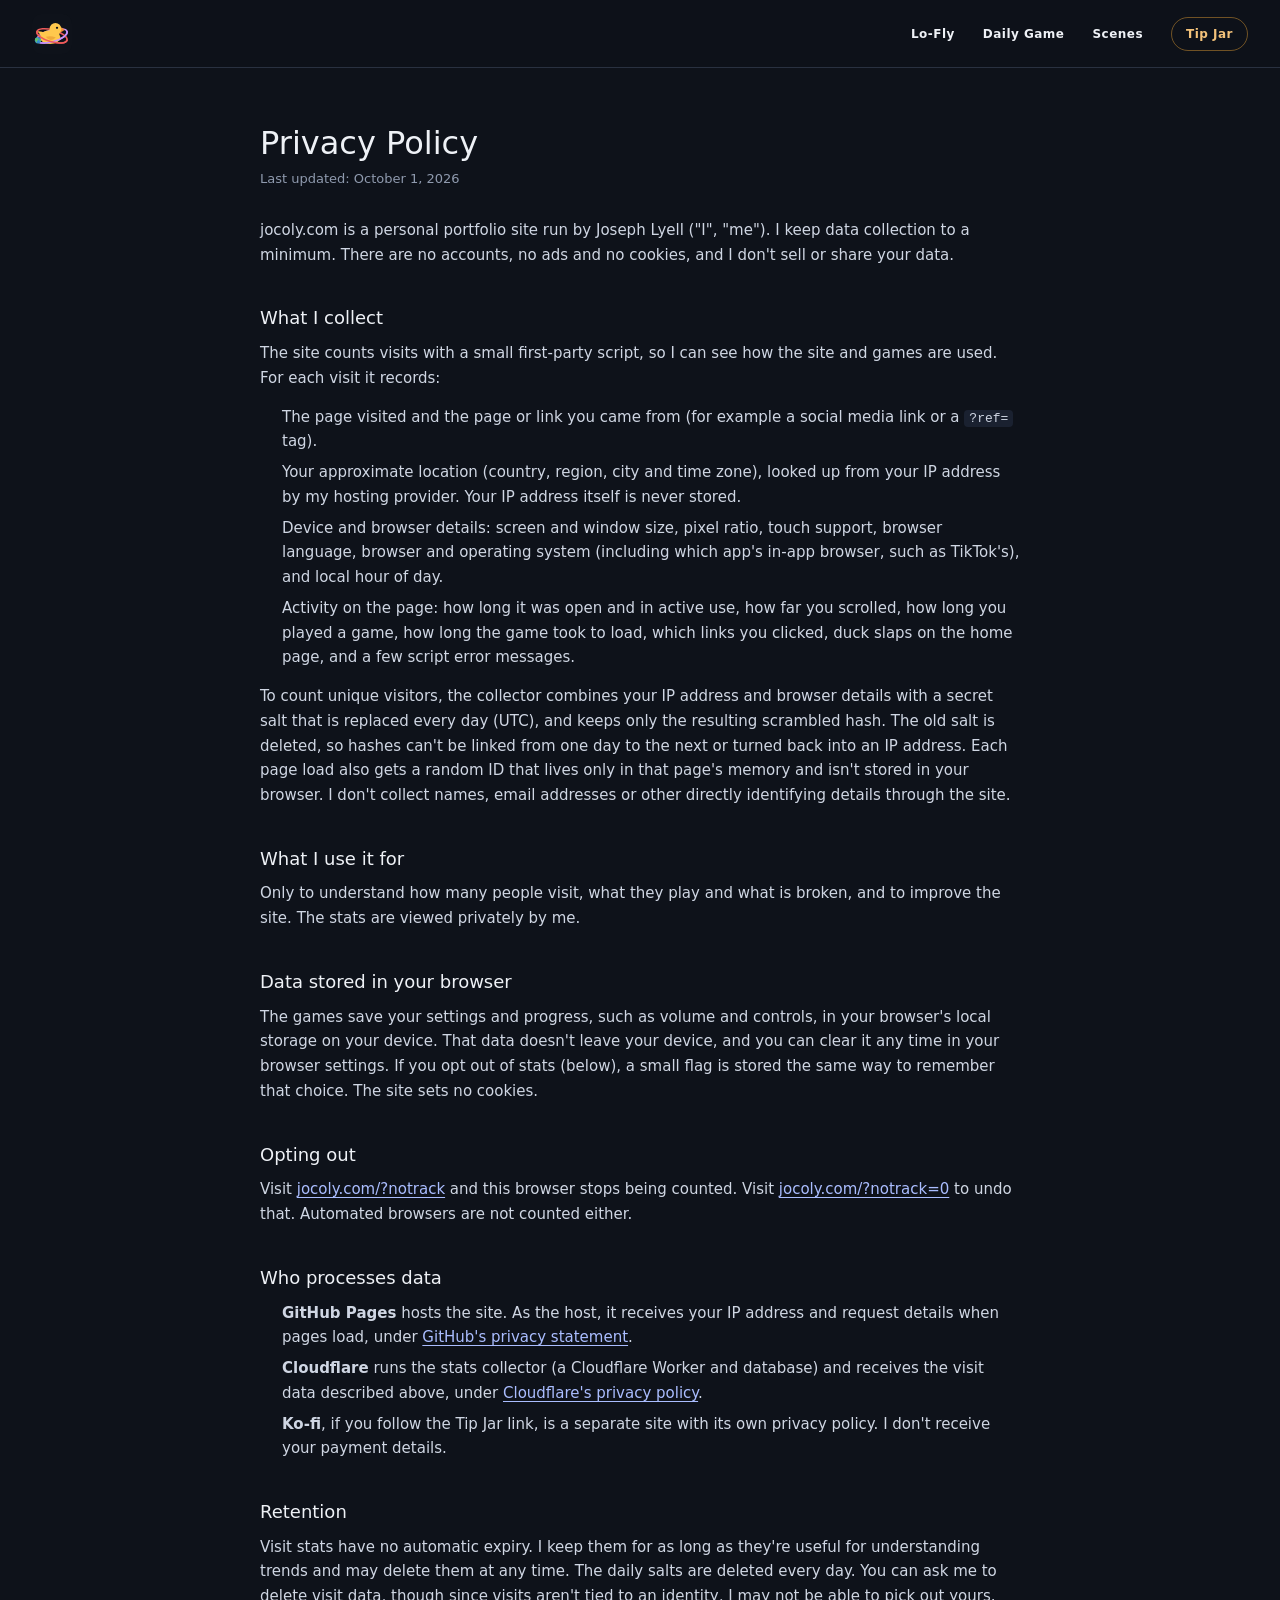
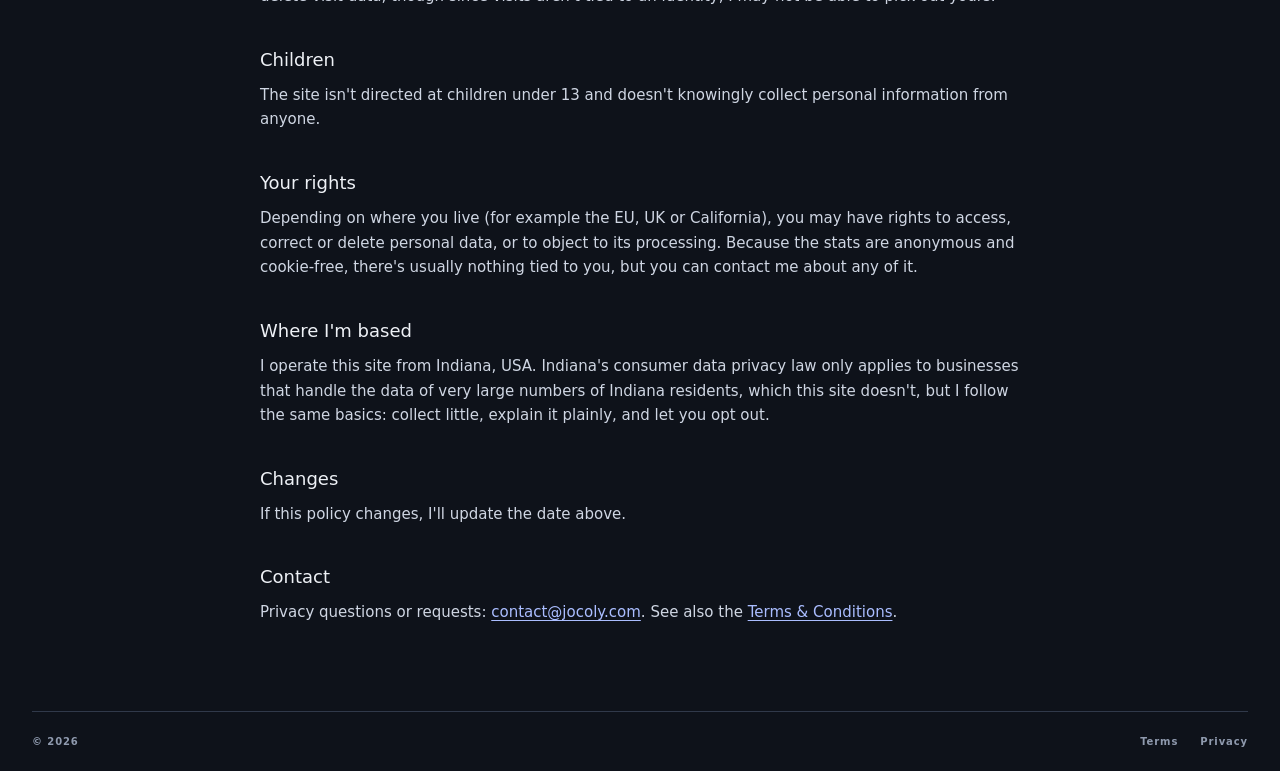
<file: privacy/index.html>
<!doctype html>
<html lang="en">
  <head>
    <meta charset="utf-8" />
    <meta name="viewport" content="width=device-width, initial-scale=1" />
    <meta name="theme-color" content="#0e121a" />
    <meta name="description" content="Privacy policy for jocoly.com." />
    <title>Privacy Policy — jocoly.com</title>
    <link rel="icon" href="/assets/favicon-DB8IwmVq.svg" type="image/svg+xml" />
    <script type="module" crossorigin src="/assets/site-DkAqR7CB.js"></script>
    <script type="module" crossorigin src="/assets/game-shell-BnqlPPsk.js"></script>
    <link rel="stylesheet" crossorigin href="/assets/site-BySpHu5W.css">
  </head>
  <body>
    <header class="site-header">
      <div class="header-inner">
        <a class="brand-mark" href="/" aria-label="Home"><img src="data:image/svg+xml,%3csvg%20xmlns='http://www.w3.org/2000/svg'%20viewBox='0%200%2064%2064'%3e%3ctitle%3eJocoly%20duck%20in%20orbit%3c/title%3e%3cdefs%3e%3cclipPath%20id='earth'%3e%3ccircle%20cx='9.5'%20cy='42'%20r='5'/%3e%3c/clipPath%3e%3c/defs%3e%3crect%20width='64'%20height='64'%20rx='15'%20fill='%230e121a'/%3e%3cg%20fill='none'%20stroke-width='2.6'%20stroke-linecap='round'%3e%3cg%20transform='translate(32%2035)%20rotate(-16)'%3e%3cellipse%20rx='25'%20ry='9.5'%20stroke='%23c792ff'/%3e%3c/g%3e%3cg%20transform='translate(32%2035)%20rotate(16)'%3e%3cellipse%20rx='25'%20ry='9.5'%20stroke='%23ee5a5a'/%3e%3c/g%3e%3c/g%3e%3cpath%20d='M42%2021Q48%2020.6%2052.5%2025Q48%2029.2%2042%2029Z'%20fill='%23f28a3b'/%3e%3cg%20fill='%23ffc84d'%3e%3ccircle%20cx='37.5'%20cy='24'%20r='9.5'/%3e%3cellipse%20cx='29'%20cy='37'%20rx='16.5'%20ry='11'/%3e%3cpath%20d='M14%2034%208.5%2027.5Q16%2027%2021%2031Z'/%3e%3c/g%3e%3cpath%20d='M22%2036.5Q29%2046%2038%2037.5Q30%2034%2022%2036.5Z'%20fill='%23f0a93a'/%3e%3ccircle%20cx='40'%20cy='22'%20r='1.8'%20fill='%230e121a'/%3e%3cg%20fill='none'%20stroke-width='2.6'%20stroke-linecap='round'%3e%3cpath%20transform='translate(32%2035)%20rotate(-16)'%20d='M-25%200A25%209.5%200%200%200%2025%200'%20stroke='%23c792ff'/%3e%3cpath%20transform='translate(32%2035)%20rotate(16)'%20d='M-25%200A25%209.5%200%200%200%2025%200'%20stroke='%23ee5a5a'/%3e%3c/g%3e%3ccircle%20cx='9.5'%20cy='42'%20r='5'%20fill='%232f86d9'/%3e%3cg%20clip-path='url(%23earth)'%20fill='%235fbf6e'%3e%3cpath%20d='M4.5%2038.6Q7.5%2036.6%2010.2%2038.2Q9.6%2040%2011.2%2041.2Q10%2042.6%208.6%2042.2Q7.8%2044.2%208.4%2046.2L6.6%2045Q5.6%2042.4%204%2041.4Z'/%3e%3cpath%20d='M12%2039.6Q14.6%2040%2015.2%2042.2Q14.2%2044.4%2012.6%2045Q11.8%2042.6%2012%2039.6Z'/%3e%3cpath%20d='M9.4%2046.4Q11.2%2045.6%2012.4%2046.8L10.2%2048Z'/%3e%3c/g%3e%3c/svg%3e" alt="" /></a>
        <div class="header-actions">
          <nav class="site-nav" aria-label="Main navigation"><a href="/lo-fly/">Lo-Fly</a><a href="/daily-game/">Daily Game</a><a href="/scenes/">Scenes</a></nav>
          <a class="tip-jar" href="https://ko-fi.com/jocoly" target="_blank" rel="noopener" aria-label="Tip Jar on Ko-fi (opens in a new tab)">Tip Jar</a>
        </div>
      </div>
    </header>

    <main class="legal">
      <h1>Privacy Policy</h1>
      <p class="updated">Last updated: October 1, 2026</p>

      <p>jocoly.com is a personal portfolio site run by Joseph Lyell ("I", "me"). I keep data collection to a minimum. There are no accounts, no ads and no cookies, and I don't sell or share your data.</p>

      <h2>What I collect</h2>
      <p>The site counts visits with a small first-party script, so I can see how the site and games are used. For each visit it records:</p>
      <ul>
        <li>The page visited and the page or link you came from (for example a social media link or a <code>?ref=</code> tag).</li>
        <li>Your approximate location (country, region, city and time zone), looked up from your IP address by my hosting provider. Your IP address itself is never stored.</li>
        <li>Device and browser details: screen and window size, pixel ratio, touch support, browser language, browser and operating system (including which app's in-app browser, such as TikTok's), and local hour of day.</li>
        <li>Activity on the page: how long it was open and in active use, how far you scrolled, how long you played a game, how long the game took to load, which links you clicked, duck slaps on the home page, and a few script error messages.</li>
      </ul>
      <p>To count unique visitors, the collector combines your IP address and browser details with a secret salt that is replaced every day (UTC), and keeps only the resulting scrambled hash. The old salt is deleted, so hashes can't be linked from one day to the next or turned back into an IP address. Each page load also gets a random ID that lives only in that page's memory and isn't stored in your browser. I don't collect names, email addresses or other directly identifying details through the site.</p>

      <h2>What I use it for</h2>
      <p>Only to understand how many people visit, what they play and what is broken, and to improve the site. The stats are viewed privately by me.</p>

      <h2>Data stored in your browser</h2>
      <p>The games save your settings and progress, such as volume and controls, in your browser's local storage on your device. That data doesn't leave your device, and you can clear it any time in your browser settings. If you opt out of stats (below), a small flag is stored the same way to remember that choice. The site sets no cookies.</p>

      <h2>Opting out</h2>
      <p>Visit <a href="/?notrack">jocoly.com/?notrack</a> and this browser stops being counted. Visit <a href="/?notrack=0">jocoly.com/?notrack=0</a> to undo that. Automated browsers are not counted either.</p>

      <h2>Who processes data</h2>
      <ul>
        <li><strong>GitHub Pages</strong> hosts the site. As the host, it receives your IP address and request details when pages load, under <a href="https://docs.github.com/site-policy/privacy-policies/github-general-privacy-statement" target="_blank" rel="noopener">GitHub's privacy statement</a>.</li>
        <li><strong>Cloudflare</strong> runs the stats collector (a Cloudflare Worker and database) and receives the visit data described above, under <a href="https://www.cloudflare.com/privacypolicy/" target="_blank" rel="noopener">Cloudflare's privacy policy</a>.</li>
        <li><strong>Ko-fi</strong>, if you follow the Tip Jar link, is a separate site with its own privacy policy. I don't receive your payment details.</li>
      </ul>

      <h2>Retention</h2>
      <p>Visit stats have no automatic expiry. I keep them for as long as they're useful for understanding trends and may delete them at any time. The daily salts are deleted every day. You can ask me to delete visit data, though since visits aren't tied to an identity, I may not be able to pick out yours.</p>

      <h2>Children</h2>
      <p>The site isn't directed at children under 13 and doesn't knowingly collect personal information from anyone.</p>

      <h2>Your rights</h2>
      <p>Depending on where you live (for example the EU, UK or California), you may have rights to access, correct or delete personal data, or to object to its processing. Because the stats are anonymous and cookie-free, there's usually nothing tied to you, but you can contact me about any of it.</p>

      <h2>Where I'm based</h2>
      <p>I operate this site from Indiana, USA. Indiana's consumer data privacy law only applies to businesses that handle the data of very large numbers of Indiana residents, which this site doesn't, but I follow the same basics: collect little, explain it plainly, and let you opt out.</p>

      <h2>Changes</h2>
      <p>If this policy changes, I'll update the date above.</p>

      <h2>Contact</h2>
      <p>Privacy questions or requests: <a href="mailto:contact@jocoly.com">contact@jocoly.com</a>. See also the <a href="/terms/">Terms &amp; Conditions</a>.</p>
    </main>

    <footer class="site-footer"><span>© 2026</span><nav class="footer-links" aria-label="Legal"><a href="/terms/">Terms</a><a href="/privacy/">Privacy</a></nav></footer>
  </body>
</html>
</file>
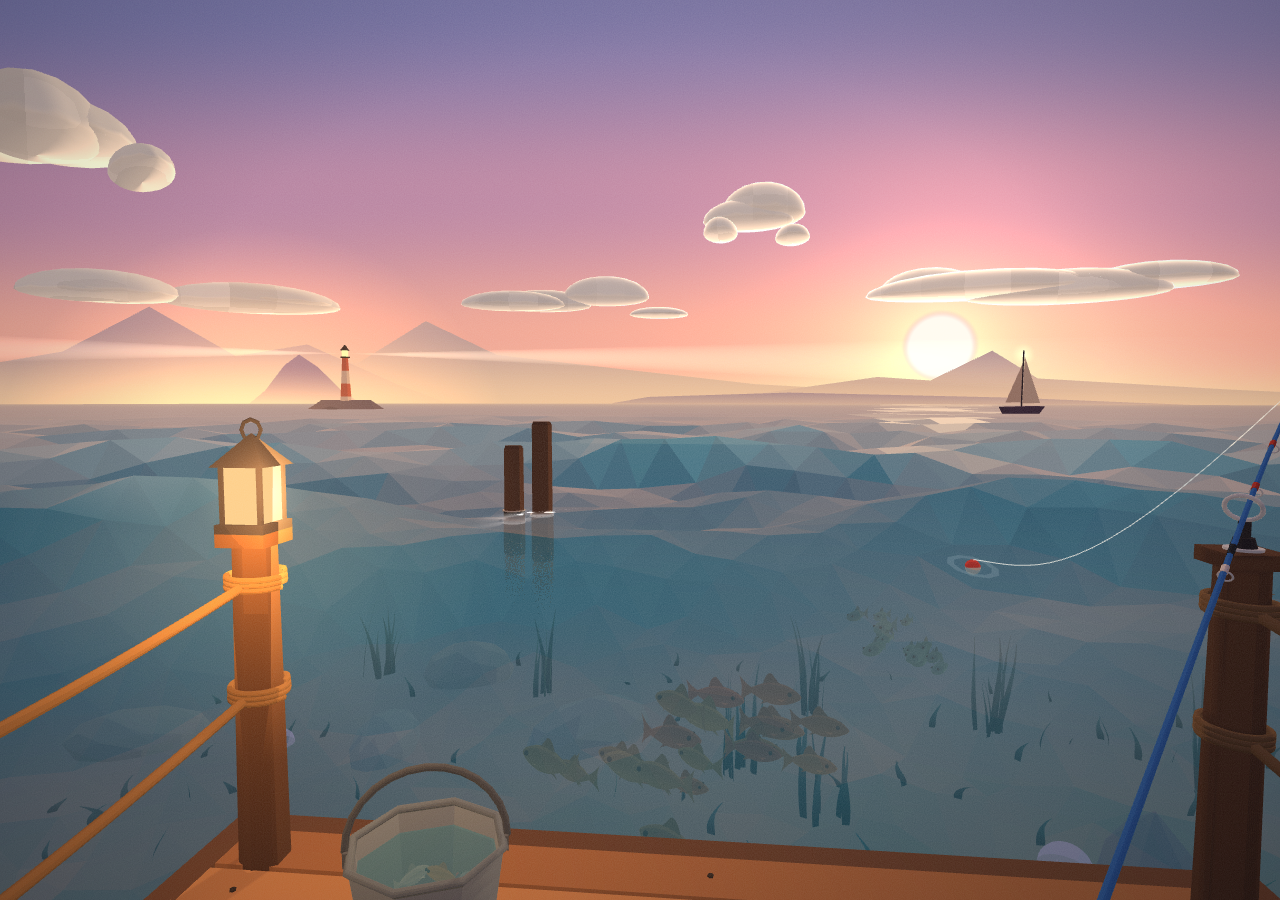
<file: scenes/index.html>
<!doctype html>
<html lang="en">
  <head>
    <meta charset="utf-8" />
    <meta name="viewport" content="width=device-width, initial-scale=1, viewport-fit=cover" />
    <meta name="theme-color" content="#0e121a" />
    <meta name="description" content="Quiet, animated first-person scenes. Stand on a pier and watch the waves." />
    <title>Scenes — jocoly.com</title>
    <link rel="icon" href="/assets/favicon-DB8IwmVq.svg" type="image/svg+xml" />
    <style>
      /* What shows before the page's own stylesheet and scripts are ready: the dark page, and a soft,
         blurred picture of the scene, which the live scene then fades in over. */
      html, body { margin: 0; background: #0b0f14; }
      .scenes-page { position: fixed; inset: 0; overflow: hidden; }
      .poster { position: absolute; inset: -6%; background: var(--poster, none) center / cover no-repeat; filter: blur(26px) saturate(1.12); }
      #stage { position: absolute; inset: 0; width: 100%; height: 100%; transition: opacity 1.4s ease; }
      #stage.booting { opacity: 0; }
      body:not(.ready) .chrome { opacity: 0; }
      .skip-link:not(:focus), .sr-only { position: absolute; width: 1px; height: 1px; overflow: hidden; clip: rect(0 0 0 0); white-space: nowrap; }
    </style>
    <script>
      // The first scene's blurred picture (whichever scene the link asks for), a kilobyte or so, for the moment before the real one is drawn.
      const posters = {
        pier: 'url([data-uri])',
        desert: 'url([data-uri])',
        space: 'url([data-uri])',
      }
      const first = location.hash.slice(1) || 'pier'
      if (posters[first]) document.documentElement.style.setProperty('--poster', posters[first])
    </script>
    <script type="module" crossorigin src="/assets/scenes-sAaqe1oE.js"></script>
    <link rel="modulepreload" crossorigin href="/assets/site-DkAqR7CB.js">
    <link rel="modulepreload" crossorigin href="/assets/three.module-B9PKC9r9.js">
    <link rel="stylesheet" crossorigin href="/assets/site-BySpHu5W.css">
    <link rel="stylesheet" crossorigin href="/assets/scenes-BRLmN2hr.css">
  </head>
  <body class="scenes-page">
    <div class="poster" aria-hidden="true"></div>
    <a class="skip-link" href="#scene-controls">Skip to scene controls</a>
    <canvas id="stage" class="booting" role="img" aria-label="An animated first-person scene"></canvas>
    <div class="grade" aria-hidden="true"></div>
    <div class="veil" aria-hidden="true"></div>
    <p class="sr-only" id="scene-status" aria-live="polite"></p>

    <header class="scenes-top chrome">
      <a class="brand-mark" href="/" aria-label="Home"><img src="data:image/svg+xml,%3csvg%20xmlns='http://www.w3.org/2000/svg'%20viewBox='0%200%2064%2064'%3e%3ctitle%3eJocoly%20duck%20in%20orbit%3c/title%3e%3cdefs%3e%3cclipPath%20id='earth'%3e%3ccircle%20cx='9.5'%20cy='42'%20r='5'/%3e%3c/clipPath%3e%3c/defs%3e%3crect%20width='64'%20height='64'%20rx='15'%20fill='%230e121a'/%3e%3cg%20fill='none'%20stroke-width='2.6'%20stroke-linecap='round'%3e%3cg%20transform='translate(32%2035)%20rotate(-16)'%3e%3cellipse%20rx='25'%20ry='9.5'%20stroke='%23c792ff'/%3e%3c/g%3e%3cg%20transform='translate(32%2035)%20rotate(16)'%3e%3cellipse%20rx='25'%20ry='9.5'%20stroke='%23ee5a5a'/%3e%3c/g%3e%3c/g%3e%3cpath%20d='M42%2021Q48%2020.6%2052.5%2025Q48%2029.2%2042%2029Z'%20fill='%23f28a3b'/%3e%3cg%20fill='%23ffc84d'%3e%3ccircle%20cx='37.5'%20cy='24'%20r='9.5'/%3e%3cellipse%20cx='29'%20cy='37'%20rx='16.5'%20ry='11'/%3e%3cpath%20d='M14%2034%208.5%2027.5Q16%2027%2021%2031Z'/%3e%3c/g%3e%3cpath%20d='M22%2036.5Q29%2046%2038%2037.5Q30%2034%2022%2036.5Z'%20fill='%23f0a93a'/%3e%3ccircle%20cx='40'%20cy='22'%20r='1.8'%20fill='%230e121a'/%3e%3cg%20fill='none'%20stroke-width='2.6'%20stroke-linecap='round'%3e%3cpath%20transform='translate(32%2035)%20rotate(-16)'%20d='M-25%200A25%209.5%200%200%200%2025%200'%20stroke='%23c792ff'/%3e%3cpath%20transform='translate(32%2035)%20rotate(16)'%20d='M-25%200A25%209.5%200%200%200%2025%200'%20stroke='%23ee5a5a'/%3e%3c/g%3e%3ccircle%20cx='9.5'%20cy='42'%20r='5'%20fill='%232f86d9'/%3e%3cg%20clip-path='url(%23earth)'%20fill='%235fbf6e'%3e%3cpath%20d='M4.5%2038.6Q7.5%2036.6%2010.2%2038.2Q9.6%2040%2011.2%2041.2Q10%2042.6%208.6%2042.2Q7.8%2044.2%208.4%2046.2L6.6%2045Q5.6%2042.4%204%2041.4Z'/%3e%3cpath%20d='M12%2039.6Q14.6%2040%2015.2%2042.2Q14.2%2044.4%2012.6%2045Q11.8%2042.6%2012%2039.6Z'/%3e%3cpath%20d='M9.4%2046.4Q11.2%2045.6%2012.4%2046.8L10.2%2048Z'/%3e%3c/g%3e%3c/svg%3e" alt="" /></a>
      <div class="header-actions">
        <nav class="site-nav" aria-label="Main navigation"><a href="/lo-fly/">Lo-Fly</a><a href="/daily-game/">Daily Game</a><span aria-current="page">Scenes</span></nav>
        <a class="tip-jar" href="https://ko-fi.com/jocoly" target="_blank" rel="noopener" aria-label="Tip Jar on Ko-fi (opens in a new tab)">Tip Jar</a>
      </div>
    </header>

    <button class="nav-btn prev chrome" type="button" aria-label="Previous scene">
      <svg viewBox="0 0 24 24" width="26" height="26" aria-hidden="true"><path d="M15 4 7 12l8 8" fill="none" stroke="currentColor" stroke-width="1.6" stroke-linecap="round" stroke-linejoin="round" /></svg>
    </button>
    <button class="nav-btn next chrome" type="button" aria-label="Next scene">
      <svg viewBox="0 0 24 24" width="26" height="26" aria-hidden="true"><path d="m9 4 8 8-8 8" fill="none" stroke="currentColor" stroke-width="1.6" stroke-linecap="round" stroke-linejoin="round" /></svg>
    </button>

    <div class="dock chrome">
    <button class="sound-btn" type="button" aria-pressed="false" aria-label="Sound">
      <svg viewBox="0 0 24 24" width="22" height="22" aria-hidden="true">
        <path d="M4 9.5h3.2L12 5.5v13l-4.8-4H4z" fill="currentColor" />
        <path class="on-only" d="M15.5 9a4.2 4.2 0 0 1 0 6M18 6.6a7.6 7.6 0 0 1 0 10.8" fill="none" stroke="currentColor" stroke-width="1.6" stroke-linecap="round" />
        <path class="off-only" d="m16 9.5 5 5m0-5-5 5" fill="none" stroke="currentColor" stroke-width="1.6" stroke-linecap="round" />
      </svg>
      <span class="sound-label">Sound off</span>
    </button>
    </div>

    <footer class="scenes-bottom chrome" id="scene-controls">
      <div class="scene-info">
        <p class="scene-count"></p>
        <h1 class="scene-title"></h1>
      </div>
      <nav class="carousel" aria-label="Scenes">
        <ul class="carousel-list"></ul>
      </nav>
    </footer>
  </body>
</html>
</file>
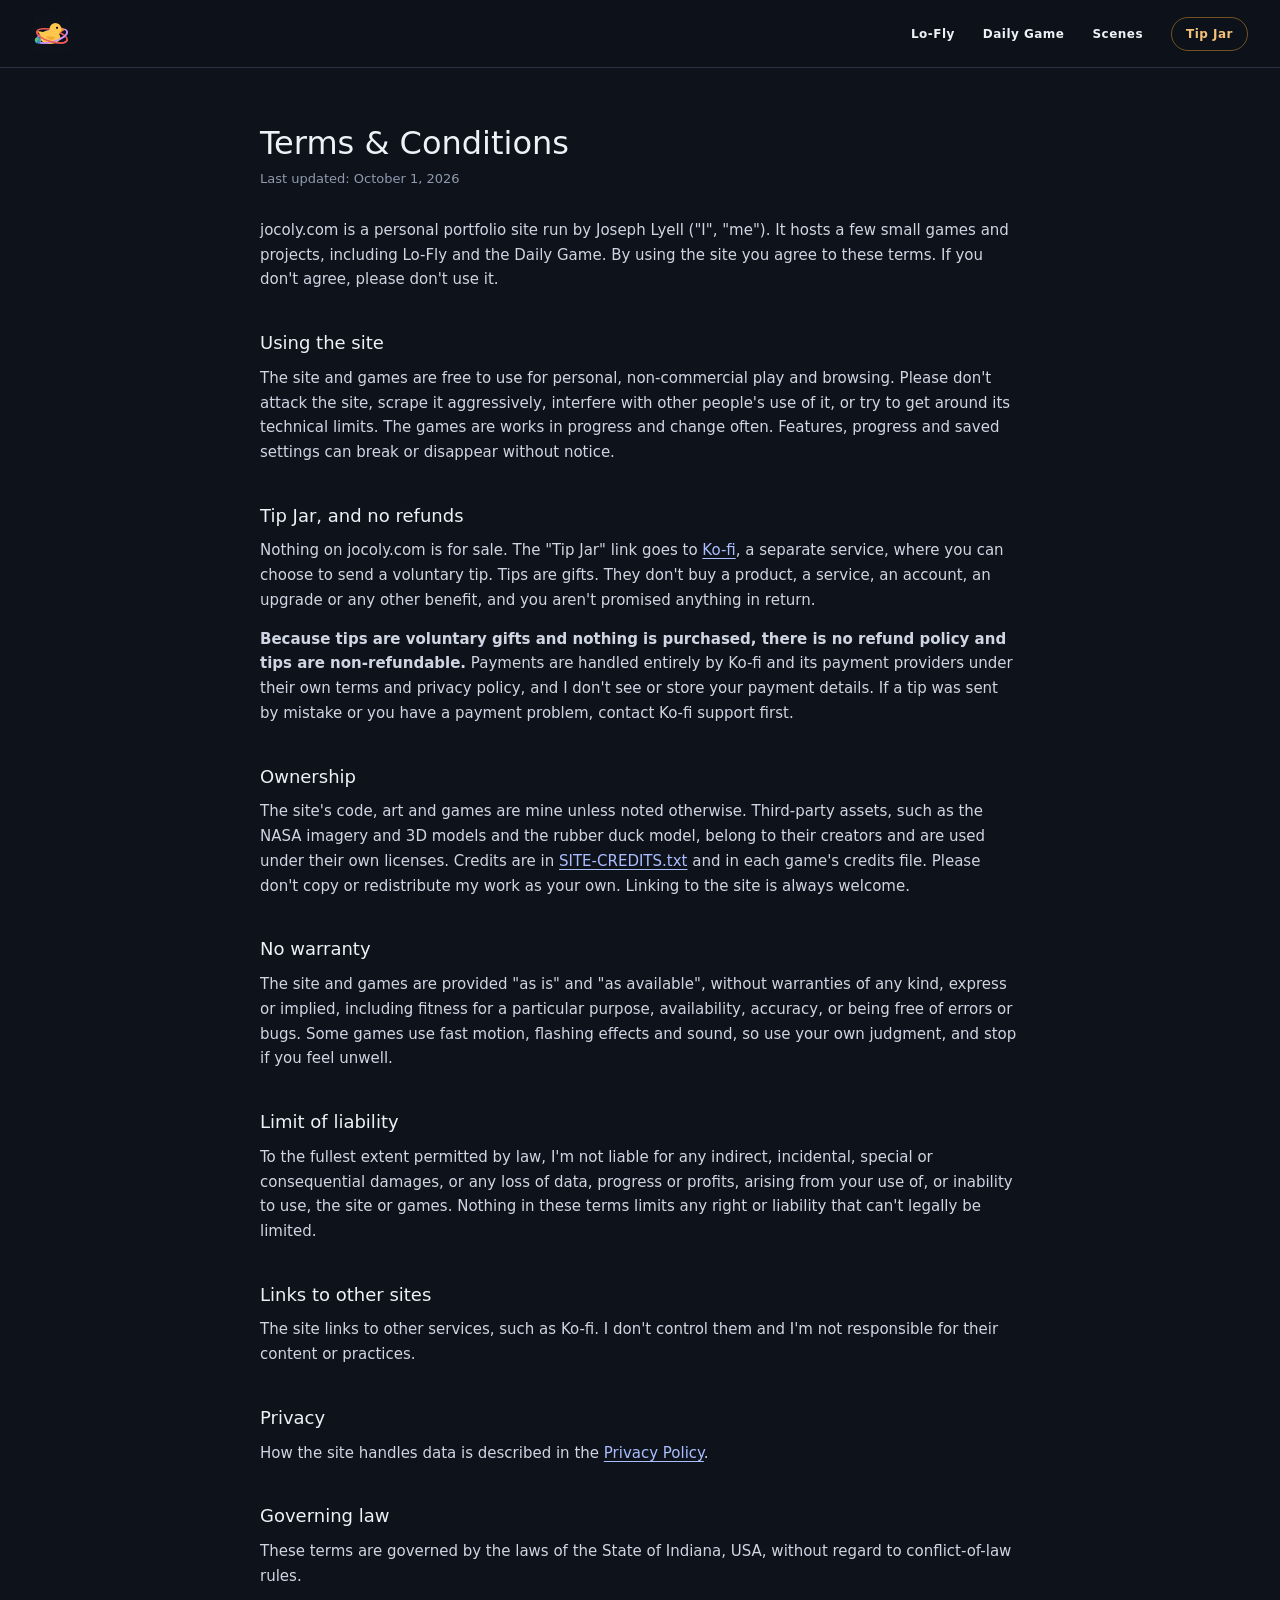
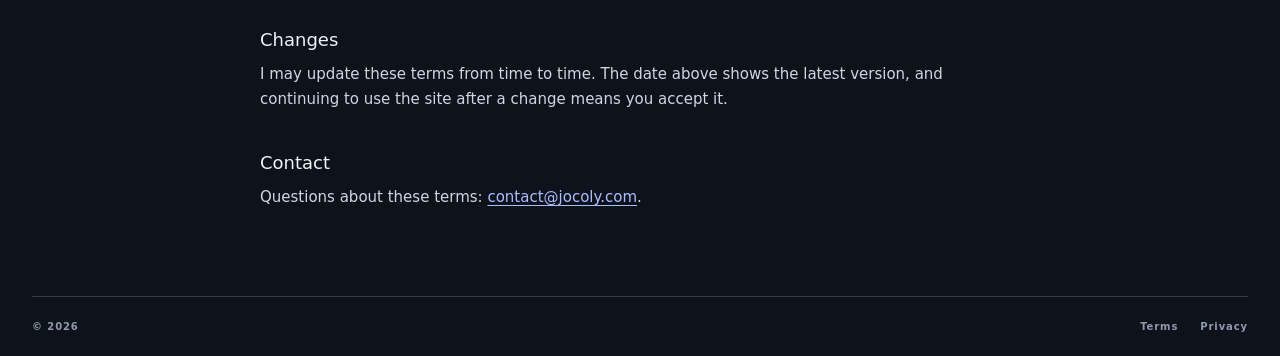
<file: terms/index.html>
<!doctype html>
<html lang="en">
  <head>
    <meta charset="utf-8" />
    <meta name="viewport" content="width=device-width, initial-scale=1" />
    <meta name="theme-color" content="#0e121a" />
    <meta name="description" content="Terms and conditions for jocoly.com." />
    <title>Terms &amp; Conditions — jocoly.com</title>
    <link rel="icon" href="/assets/favicon-DB8IwmVq.svg" type="image/svg+xml" />
    <script type="module" crossorigin src="/assets/site-DkAqR7CB.js"></script>
    <script type="module" crossorigin src="/assets/game-shell-BnqlPPsk.js"></script>
    <link rel="stylesheet" crossorigin href="/assets/site-BySpHu5W.css">
  </head>
  <body>
    <header class="site-header">
      <div class="header-inner">
        <a class="brand-mark" href="/" aria-label="Home"><img src="data:image/svg+xml,%3csvg%20xmlns='http://www.w3.org/2000/svg'%20viewBox='0%200%2064%2064'%3e%3ctitle%3eJocoly%20duck%20in%20orbit%3c/title%3e%3cdefs%3e%3cclipPath%20id='earth'%3e%3ccircle%20cx='9.5'%20cy='42'%20r='5'/%3e%3c/clipPath%3e%3c/defs%3e%3crect%20width='64'%20height='64'%20rx='15'%20fill='%230e121a'/%3e%3cg%20fill='none'%20stroke-width='2.6'%20stroke-linecap='round'%3e%3cg%20transform='translate(32%2035)%20rotate(-16)'%3e%3cellipse%20rx='25'%20ry='9.5'%20stroke='%23c792ff'/%3e%3c/g%3e%3cg%20transform='translate(32%2035)%20rotate(16)'%3e%3cellipse%20rx='25'%20ry='9.5'%20stroke='%23ee5a5a'/%3e%3c/g%3e%3c/g%3e%3cpath%20d='M42%2021Q48%2020.6%2052.5%2025Q48%2029.2%2042%2029Z'%20fill='%23f28a3b'/%3e%3cg%20fill='%23ffc84d'%3e%3ccircle%20cx='37.5'%20cy='24'%20r='9.5'/%3e%3cellipse%20cx='29'%20cy='37'%20rx='16.5'%20ry='11'/%3e%3cpath%20d='M14%2034%208.5%2027.5Q16%2027%2021%2031Z'/%3e%3c/g%3e%3cpath%20d='M22%2036.5Q29%2046%2038%2037.5Q30%2034%2022%2036.5Z'%20fill='%23f0a93a'/%3e%3ccircle%20cx='40'%20cy='22'%20r='1.8'%20fill='%230e121a'/%3e%3cg%20fill='none'%20stroke-width='2.6'%20stroke-linecap='round'%3e%3cpath%20transform='translate(32%2035)%20rotate(-16)'%20d='M-25%200A25%209.5%200%200%200%2025%200'%20stroke='%23c792ff'/%3e%3cpath%20transform='translate(32%2035)%20rotate(16)'%20d='M-25%200A25%209.5%200%200%200%2025%200'%20stroke='%23ee5a5a'/%3e%3c/g%3e%3ccircle%20cx='9.5'%20cy='42'%20r='5'%20fill='%232f86d9'/%3e%3cg%20clip-path='url(%23earth)'%20fill='%235fbf6e'%3e%3cpath%20d='M4.5%2038.6Q7.5%2036.6%2010.2%2038.2Q9.6%2040%2011.2%2041.2Q10%2042.6%208.6%2042.2Q7.8%2044.2%208.4%2046.2L6.6%2045Q5.6%2042.4%204%2041.4Z'/%3e%3cpath%20d='M12%2039.6Q14.6%2040%2015.2%2042.2Q14.2%2044.4%2012.6%2045Q11.8%2042.6%2012%2039.6Z'/%3e%3cpath%20d='M9.4%2046.4Q11.2%2045.6%2012.4%2046.8L10.2%2048Z'/%3e%3c/g%3e%3c/svg%3e" alt="" /></a>
        <div class="header-actions">
          <nav class="site-nav" aria-label="Main navigation"><a href="/lo-fly/">Lo-Fly</a><a href="/daily-game/">Daily Game</a><a href="/scenes/">Scenes</a></nav>
          <a class="tip-jar" href="https://ko-fi.com/jocoly" target="_blank" rel="noopener" aria-label="Tip Jar on Ko-fi (opens in a new tab)">Tip Jar</a>
        </div>
      </div>
    </header>

    <main class="legal">
      <h1>Terms &amp; Conditions</h1>
      <p class="updated">Last updated: October 1, 2026</p>

      <p>jocoly.com is a personal portfolio site run by Joseph Lyell ("I", "me"). It hosts a few small games and projects, including Lo-Fly and the Daily Game. By using the site you agree to these terms. If you don't agree, please don't use it.</p>

      <h2>Using the site</h2>
      <p>The site and games are free to use for personal, non-commercial play and browsing. Please don't attack the site, scrape it aggressively, interfere with other people's use of it, or try to get around its technical limits. The games are works in progress and change often. Features, progress and saved settings can break or disappear without notice.</p>

      <h2>Tip Jar, and no refunds</h2>
      <p>Nothing on jocoly.com is for sale. The "Tip Jar" link goes to <a href="https://ko-fi.com/jocoly" target="_blank" rel="noopener">Ko-fi</a>, a separate service, where you can choose to send a voluntary tip. Tips are gifts. They don't buy a product, a service, an account, an upgrade or any other benefit, and you aren't promised anything in return.</p>
      <p><strong>Because tips are voluntary gifts and nothing is purchased, there is no refund policy and tips are non-refundable.</strong> Payments are handled entirely by Ko-fi and its payment providers under their own terms and privacy policy, and I don't see or store your payment details. If a tip was sent by mistake or you have a payment problem, contact Ko-fi support first.</p>

      <h2>Ownership</h2>
      <p>The site's code, art and games are mine unless noted otherwise. Third-party assets, such as the NASA imagery and 3D models and the rubber duck model, belong to their creators and are used under their own licenses. Credits are in <a href="/SITE-CREDITS.txt">SITE-CREDITS.txt</a> and in each game's credits file. Please don't copy or redistribute my work as your own. Linking to the site is always welcome.</p>

      <h2>No warranty</h2>
      <p>The site and games are provided "as is" and "as available", without warranties of any kind, express or implied, including fitness for a particular purpose, availability, accuracy, or being free of errors or bugs. Some games use fast motion, flashing effects and sound, so use your own judgment, and stop if you feel unwell.</p>

      <h2>Limit of liability</h2>
      <p>To the fullest extent permitted by law, I'm not liable for any indirect, incidental, special or consequential damages, or any loss of data, progress or profits, arising from your use of, or inability to use, the site or games. Nothing in these terms limits any right or liability that can't legally be limited.</p>

      <h2>Links to other sites</h2>
      <p>The site links to other services, such as Ko-fi. I don't control them and I'm not responsible for their content or practices.</p>

      <h2>Privacy</h2>
      <p>How the site handles data is described in the <a href="/privacy/">Privacy Policy</a>.</p>

      <h2>Governing law</h2>
      <p>These terms are governed by the laws of the State of Indiana, USA, without regard to conflict-of-law rules.</p>

      <h2>Changes</h2>
      <p>I may update these terms from time to time. The date above shows the latest version, and continuing to use the site after a change means you accept it.</p>

      <h2>Contact</h2>
      <p>Questions about these terms: <a href="mailto:contact@jocoly.com">contact@jocoly.com</a>.</p>
    </main>

    <footer class="site-footer"><span>© 2026</span><nav class="footer-links" aria-label="Legal"><a href="/terms/">Terms</a><a href="/privacy/">Privacy</a></nav></footer>
  </body>
</html>
</file>
<file: assets/site-BySpHu5W.css>
@layer properties{@supports (((-webkit-hyphens:none)) and (not (margin-trim:inline))) or ((-moz-orient:inline) and (not (color:rgb(from red r g b)))){*,:before,:after,::backdrop{--tw-rotate-x:initial;--tw-rotate-y:initial;--tw-rotate-z:initial;--tw-skew-x:initial;--tw-skew-y:initial;--tw-border-style:solid;--tw-shadow:0 0 #0000;--tw-shadow-color:initial;--tw-shadow-alpha:100%;--tw-inset-shadow:0 0 #0000;--tw-inset-shadow-color:initial;--tw-inset-shadow-alpha:100%;--tw-ring-color:initial;--tw-ring-shadow:0 0 #0000;--tw-inset-ring-color:initial;--tw-inset-ring-shadow:0 0 #0000;--tw-ring-inset:initial;--tw-ring-offset-width:0px;--tw-ring-offset-color:#fff;--tw-ring-offset-shadow:0 0 #0000;--tw-outline-style:solid;--tw-blur:initial;--tw-brightness:initial;--tw-contrast:initial;--tw-grayscale:initial;--tw-hue-rotate:initial;--tw-invert:initial;--tw-opacity:initial;--tw-saturate:initial;--tw-sepia:initial;--tw-drop-shadow:initial;--tw-drop-shadow-color:initial;--tw-drop-shadow-alpha:100%;--tw-drop-shadow-size:initial}}}@layer theme{:root,:host{--font-sans:-apple-system, BlinkMacSystemFont, "Segoe UI", Roboto, "Helvetica Neue", "Noto Sans", Arial, sans-serif, "Apple Color Emoji", "Segoe UI Emoji", "Segoe UI Symbol", "Noto Color Emoji";--font-mono:ui-monospace, SFMono-Regular, Menlo, Monaco, Consolas, "Liberation Mono", "Courier New", monospace;--spacing:.25rem;--default-transition-duration:.15s;--default-transition-timing-function:cubic-bezier(.4, 0, .2, 1);--default-font-family:var(--font-sans);--default-mono-font-family:var(--font-mono)}}@layer base{*,:after,:before,::backdrop{box-sizing:border-box;border:0 solid;margin:0;padding:0}::file-selector-button{box-sizing:border-box;border:0 solid;margin:0;padding:0}html,:host{-webkit-text-size-adjust:100%;tab-size:4;line-height:1.5;font-family:var(--default-font-family,-apple-system, BlinkMacSystemFont, "Segoe UI", Roboto, "Helvetica Neue", "Noto Sans", Arial, sans-serif, "Apple Color Emoji", "Segoe UI Emoji", "Segoe UI Symbol", "Noto Color Emoji");font-feature-settings:var(--default-font-feature-settings,normal);font-variation-settings:var(--default-font-variation-settings,normal);-webkit-tap-highlight-color:transparent}hr{height:0;color:inherit;border-top-width:1px}abbr:where([title]){-webkit-text-decoration:underline dotted;text-decoration:underline dotted}h1,h2,h3,h4,h5,h6{font-size:inherit;font-weight:inherit}a{color:inherit;-webkit-text-decoration:inherit;text-decoration:inherit}b,strong{font-weight:bolder}code,kbd,samp,pre{font-family:var(--default-mono-font-family,ui-monospace, SFMono-Regular, Menlo, Monaco, Consolas, "Liberation Mono", "Courier New", monospace);font-feature-settings:var(--default-mono-font-feature-settings,normal);font-variation-settings:var(--default-mono-font-variation-settings,normal);font-size:1em}small{font-size:80%}sub,sup{vertical-align:baseline;font-size:75%;line-height:0;position:relative}sub{bottom:-.25em}sup{top:-.5em}table{text-indent:0;border-color:inherit;border-collapse:collapse}:-moz-focusring:where(:not(iframe)){outline:auto}progress{vertical-align:baseline}summary{display:list-item}ol,ul,menu{list-style:none}img,svg,video,canvas,audio,iframe,embed,object{vertical-align:middle;display:block}img,video{max-width:100%;height:auto}button,input,select,optgroup,textarea{font:inherit;font-feature-settings:inherit;font-variation-settings:inherit;letter-spacing:inherit;color:inherit;opacity:1;background-color:#0000;border-radius:0}::file-selector-button{font:inherit;font-feature-settings:inherit;font-variation-settings:inherit;letter-spacing:inherit;color:inherit;opacity:1;background-color:#0000;border-radius:0}:where(select:is([multiple],[size])) optgroup{font-weight:bolder}:where(select:is([multiple],[size])) optgroup option{padding-inline-start:20px}::file-selector-button{margin-inline-end:4px}::placeholder{opacity:1}@supports (not ((-webkit-appearance:-apple-pay-button))) or (contain-intrinsic-size:1px){::placeholder{color:currentColor}@supports (color:color-mix(in lab,red,red)){::placeholder{color:color-mix(in oklab,currentcolor 50%,transparent)}}}textarea{resize:vertical}::-webkit-search-decoration{-webkit-appearance:none}::-webkit-date-and-time-value{min-height:1lh;text-align:inherit}::-webkit-datetime-edit{display:inline-flex}::-webkit-datetime-edit-fields-wrapper{padding:0}::-webkit-datetime-edit{padding-block:0}::-webkit-datetime-edit-year-field{padding-block:0}::-webkit-datetime-edit-month-field{padding-block:0}::-webkit-datetime-edit-day-field{padding-block:0}::-webkit-datetime-edit-hour-field{padding-block:0}::-webkit-datetime-edit-minute-field{padding-block:0}::-webkit-datetime-edit-second-field{padding-block:0}::-webkit-datetime-edit-millisecond-field{padding-block:0}::-webkit-datetime-edit-meridiem-field{padding-block:0}::-webkit-calendar-picker-indicator{line-height:1}:-moz-ui-invalid{box-shadow:none}button,input:where([type=button],[type=reset],[type=submit]){appearance:button}::file-selector-button{appearance:button}::-webkit-inner-spin-button{height:auto}::-webkit-outer-spin-button{height:auto}[hidden]:where(:not([hidden=until-found])){display:none!important}}@layer components;@layer utilities{.invisible{visibility:hidden}.visible{visibility:visible}.sr-only{clip-path:inset(50%);white-space:nowrap;border-width:0;width:1px;height:1px;margin:-1px;padding:0;position:absolute;overflow:hidden}.absolute{position:absolute}.fixed{position:fixed}.relative{position:relative}.static{position:static}.top-6{top:calc(var(--spacing) * 6)}.container{width:100%}@media(min-width:40rem){.container{max-width:40rem}}@media(min-width:48rem){.container{max-width:48rem}}@media(min-width:64rem){.container{max-width:64rem}}@media(min-width:80rem){.container{max-width:80rem}}@media(min-width:96rem){.container{max-width:96rem}}.block{display:block}.grid{display:grid}.hidden{display:none}.table{display:table}.h-9{height:calc(var(--spacing) * 9)}.shrink{flex-shrink:1}.grow{flex-grow:1}.transform{transform:var(--tw-rotate-x,) var(--tw-rotate-y,) var(--tw-rotate-z,) var(--tw-skew-x,) var(--tw-skew-y,)}.resize{resize:both}.rounded{border-radius:.25rem}.border{border-style:var(--tw-border-style);border-width:1px}.italic{font-style:italic}.antialiased{-webkit-font-smoothing:antialiased;-moz-osx-font-smoothing:grayscale}.shadow{--tw-shadow:0 1px 3px 0 var(--tw-shadow-color,#0000001a), 0 1px 2px -1px var(--tw-shadow-color,#0000001a);box-shadow:var(--tw-inset-shadow),var(--tw-inset-ring-shadow),var(--tw-ring-offset-shadow),var(--tw-ring-shadow),var(--tw-shadow)}.ring{--tw-ring-shadow:var(--tw-ring-inset,) 0 0 0 calc(1px + var(--tw-ring-offset-width)) var(--tw-ring-color,currentcolor);box-shadow:var(--tw-inset-shadow),var(--tw-inset-ring-shadow),var(--tw-ring-offset-shadow),var(--tw-ring-shadow),var(--tw-shadow)}.outline{outline-style:var(--tw-outline-style);outline-width:1px}.blur{--tw-blur:blur(8px);filter:var(--tw-blur,) var(--tw-brightness,) var(--tw-contrast,) var(--tw-grayscale,) var(--tw-hue-rotate,) var(--tw-invert,) var(--tw-saturate,) var(--tw-sepia,) var(--tw-drop-shadow,)}.grayscale{--tw-grayscale:grayscale(100%);filter:var(--tw-blur,) var(--tw-brightness,) var(--tw-contrast,) var(--tw-grayscale,) var(--tw-hue-rotate,) var(--tw-invert,) var(--tw-saturate,) var(--tw-sepia,) var(--tw-drop-shadow,)}.invert{--tw-invert:invert(100%);filter:var(--tw-blur,) var(--tw-brightness,) var(--tw-contrast,) var(--tw-grayscale,) var(--tw-hue-rotate,) var(--tw-invert,) var(--tw-saturate,) var(--tw-sepia,) var(--tw-drop-shadow,)}.filter{filter:var(--tw-blur,) var(--tw-brightness,) var(--tw-contrast,) var(--tw-grayscale,) var(--tw-hue-rotate,) var(--tw-invert,) var(--tw-saturate,) var(--tw-sepia,) var(--tw-drop-shadow,)}.transition{transition-property:color,background-color,border-color,outline-color,text-decoration-color,fill,stroke,--tw-gradient-from,--tw-gradient-via,--tw-gradient-to,opacity,box-shadow,transform,translate,scale,rotate,filter,-webkit-backdrop-filter,backdrop-filter,display,content-visibility,overlay,pointer-events;transition-timing-function:var(--tw-ease,var(--default-transition-timing-function));transition-duration:var(--tw-duration,var(--default-transition-duration))}}:root{color-scheme:dark}html{scroll-behavior:smooth}body{color:#eef1f6;background:#0e121a;flex-direction:column;min-height:100svh;margin:0;font-family:Inter,ui-sans-serif,system-ui,sans-serif;display:flex}a{color:inherit;text-decoration:none}button{font:inherit}a:focus-visible,button:focus-visible{outline-offset:5px;outline:2px solid #aabdff}.sr-only{clip:rect(0,0,0,0);white-space:nowrap;border:0;width:1px;height:1px;margin:-1px;padding:0;position:absolute;overflow:hidden}.skip-link{z-index:100;color:#0e121a;background:#e8edff;padding:10px 14px;position:fixed;top:-70px;left:12px}.skip-link:focus{top:12px}.site-header{-webkit-backdrop-filter:blur(18px);backdrop-filter:blur(18px);z-index:5;background:#0e121aeb;border-bottom:1px solid #293140;flex:none;height:68px}.header-inner{justify-content:space-between;align-items:center;width:min(100% - 64px,1280px);height:100%;margin-inline:auto;display:flex}.brand-mark{place-items:center;width:40px;height:40px;display:grid}.brand-mark img{width:40px;height:40px;display:block}.site-nav{letter-spacing:.04em;gap:28px;font-size:12px;font-weight:650;display:flex}.site-nav a,.site-nav [aria-current=page]{align-items:center;padding:12px 0;display:inline-flex}.site-nav a:hover{color:#aabdff}.header-actions{align-items:center;gap:28px;display:flex}.tip-jar{color:#f3c27a;letter-spacing:.04em;white-space:nowrap;border:1px solid #d4933280;border-radius:999px;align-items:center;padding:7px 14px;font-size:12px;font-weight:650;transition:background-color .15s,border-color .15s;display:inline-flex}.tip-jar:hover{background:#d4933224;border-color:#d49332}main{flex:1;min-height:0;display:grid}.hero{cursor:grab;touch-action:none;isolation:isolate;place-items:center;min-height:calc(100svh - 130px);display:grid;position:relative;overflow:hidden}.space-field,.space-objects{pointer-events:none;width:100%;height:100%;display:block;position:absolute;inset:0}.space-field{z-index:0}.space-objects{z-index:1;opacity:.65}.hero-art{aspect-ratio:1;z-index:2;pointer-events:none;width:min(100vw - 32px,100svh - 142px,850px);position:relative}.art-halo{filter:blur(38px);background:radial-gradient(circle,#d4933222 4%,#4b68a31b 47%,#0000 76%);border-radius:50%;position:absolute;inset:11%}.scene-canvas{opacity:0;pointer-events:none;width:100%;height:100%;transition:opacity .4s;display:block;position:absolute;inset:0}.hero-art.scene-ready .scene-canvas{opacity:1}.duck-hit-target{z-index:1;pointer-events:auto;touch-action:none;background:0 0;border:0;width:56%;height:67%;padding:0;position:absolute;top:17%;left:22%}.duck-hit-target:disabled{pointer-events:none}.duck-hit-target:focus-visible{border-radius:50%;outline:2px solid #aabdff}.site-footer{color:#8f9aae;letter-spacing:.09em;border-top:1px solid #30394a;flex:none;justify-content:space-between;align-items:center;width:min(100% - 64px,1280px);min-height:60px;margin-inline:auto;font-size:10px;font-weight:650;display:flex}.game-page{height:100svh;overflow:hidden}.game-page main{flex:1;min-height:0;display:block}.game-frame{background:#101b22;border:0;width:100%;height:100%;display:block}@media(max-width:520px){.site-header{height:58px}.header-inner,.site-footer{width:calc(100% - 36px)}.header-actions,.site-nav{gap:18px}.tip-jar{padding:6px 11px}.hero{min-height:calc(100svh - 112px)}.hero-art{width:min(100vw - 4px,100svh - 126px)}.site-footer{min-height:54px}}@media(prefers-reduced-motion:reduce){html{scroll-behavior:auto}.scene-canvas{transition:none}}.footer-links{gap:22px;display:flex}.footer-links a:hover{color:#aabdff}.legal{color:#cfd6e3;width:min(100% - 64px,760px);margin-inline:auto;padding:56px 0 72px;line-height:1.65;display:block}.legal h1{color:#eef1f6;margin:0 0 6px;font-size:32px;line-height:1.2}.legal h2{color:#eef1f6;margin:36px 0 8px;font-size:18px}.legal p,.legal ul{margin:0 0 14px;font-size:15px}.legal ul{padding-left:22px}.legal li{margin-bottom:6px}.legal a{color:#aabdff;text-underline-offset:3px;text-decoration:underline}.legal code{background:#1a2130;border-radius:4px;padding:1px 5px;font-size:13px}.legal .updated{color:#8f9aae;margin-bottom:28px;font-size:13px}@media(max-width:520px){.legal{width:calc(100% - 36px);padding-top:36px}}.sound-toggle{z-index:3;color:#8f9aae;cursor:pointer;background:#0e121acc;border:1px solid #30394a;border-radius:999px;padding:7px 16px 8px;font:600 15px/1 Segoe Print,Bradley Hand,Chalkboard SE,Comic Sans MS,cursive;transition:color .2s,border-color .2s;position:absolute;bottom:18px;left:50%;transform:translate(-50%)}.sound-toggle:hover,.sound-toggle:focus-visible{color:#eef1f6;border-color:#98aaff;outline:none}.sound-toggle[aria-pressed=false]{opacity:.7}.hero.spinning,.hero.spinning *{cursor:grabbing}@property --tw-rotate-x{syntax:"*";inherits:false}@property --tw-rotate-y{syntax:"*";inherits:false}@property --tw-rotate-z{syntax:"*";inherits:false}@property --tw-skew-x{syntax:"*";inherits:false}@property --tw-skew-y{syntax:"*";inherits:false}@property --tw-border-style{syntax:"*";inherits:false;initial-value:solid}@property --tw-shadow{syntax:"*";inherits:false;initial-value:0 0 #0000}@property --tw-shadow-color{syntax:"*";inherits:false}@property --tw-shadow-alpha{syntax:"<percentage>";inherits:false;initial-value:100%}@property --tw-inset-shadow{syntax:"*";inherits:false;initial-value:0 0 #0000}@property --tw-inset-shadow-color{syntax:"*";inherits:false}@property --tw-inset-shadow-alpha{syntax:"<percentage>";inherits:false;initial-value:100%}@property --tw-ring-color{syntax:"*";inherits:false}@property --tw-ring-shadow{syntax:"*";inherits:false;initial-value:0 0 #0000}@property --tw-inset-ring-color{syntax:"*";inherits:false}@property --tw-inset-ring-shadow{syntax:"*";inherits:false;initial-value:0 0 #0000}@property --tw-ring-inset{syntax:"*";inherits:false}@property --tw-ring-offset-width{syntax:"<length>";inherits:false;initial-value:0}@property --tw-ring-offset-color{syntax:"*";inherits:false;initial-value:#fff}@property --tw-ring-offset-shadow{syntax:"*";inherits:false;initial-value:0 0 #0000}@property --tw-outline-style{syntax:"*";inherits:false;initial-value:solid}@property --tw-blur{syntax:"*";inherits:false}@property --tw-brightness{syntax:"*";inherits:false}@property --tw-contrast{syntax:"*";inherits:false}@property --tw-grayscale{syntax:"*";inherits:false}@property --tw-hue-rotate{syntax:"*";inherits:false}@property --tw-invert{syntax:"*";inherits:false}@property --tw-opacity{syntax:"*";inherits:false}@property --tw-saturate{syntax:"*";inherits:false}@property --tw-sepia{syntax:"*";inherits:false}@property --tw-drop-shadow{syntax:"*";inherits:false}@property --tw-drop-shadow-color{syntax:"*";inherits:false}@property --tw-drop-shadow-alpha{syntax:"<percentage>";inherits:false;initial-value:100%}@property --tw-drop-shadow-size{syntax:"*";inherits:false}
</file>
<file: assets/scenes-BRLmN2hr.css>
.scenes-page{position:fixed;inset:0;display:block;overflow:hidden;background:#0b0f14;min-height:0}#stage{position:absolute;inset:0;display:block;width:100%;height:100%;touch-action:pan-y}.grade{position:absolute;inset:0;pointer-events:none;opacity:.45;background:radial-gradient(ellipse at 50% 46%,transparent 52%,rgb(4 7 11 / .5) 100%),url("data:image/svg+xml;utf8,<svg xmlns='http://www.w3.org/2000/svg' width='180' height='180'><filter id='n'><feTurbulence type='fractalNoise' baseFrequency='.9' numOctaves='2' stitchTiles='stitch'/><feColorMatrix values='0 0 0 0 1  0 0 0 0 1  0 0 0 0 1  0 0 0 .5 0'/></filter><rect width='100%' height='100%' filter='url(%23n)' opacity='.5'/></svg>")}.veil{position:absolute;inset:0;background:#0b0f14;opacity:0;pointer-events:none;transition:opacity .65s ease;z-index:3}.veil.up{opacity:1}.chrome{transition:opacity .8s ease,transform .8s ease}.idle .chrome{opacity:0}.idle .nav-btn,.idle .scenes-bottom{pointer-events:none}.idle{cursor:none}.scenes-top{position:absolute;z-index:4;inset:0 0 auto;height:68px;padding:0 clamp(18px,3vw,36px);display:flex;align-items:center;justify-content:space-between;background:linear-gradient(to bottom,rgb(6 9 13 / .62),transparent)}.scenes-top .site-nav [aria-current=page]{color:#eef1f6;border-bottom:1px solid #aabdff80}.nav-btn{position:absolute;z-index:4;top:50%;width:56px;height:56px;margin-top:-28px;display:grid;place-items:center;padding:0;border-radius:50%;border:1px solid rgb(238 241 246 / .4);background:#0e0a1e6b;color:#fff;-webkit-backdrop-filter:blur(10px);backdrop-filter:blur(10px);cursor:pointer;transition:opacity .8s ease,background-color .2s ease,border-color .2s ease,transform .2s ease}.nav-btn.prev{left:clamp(14px,2.4vw,32px)}.nav-btn.next{right:clamp(14px,2.4vw,32px)}.nav-btn:hover:not(:disabled){background:#0a0e1499;border-color:#aabdffb3}.nav-btn.prev:hover:not(:disabled){transform:translate(-2px)}.nav-btn.next:hover:not(:disabled){transform:translate(2px)}.nav-btn:disabled{opacity:.3;cursor:default}.idle .nav-btn:disabled{opacity:0}.dock{position:absolute;z-index:5;right:clamp(14px,2.4vw,32px);bottom:calc(22px + env(safe-area-inset-bottom));display:flex;flex-direction:column;align-items:flex-end;gap:10px}.sound-btn{display:inline-flex;align-items:center;gap:9px;padding:9px 15px 9px 12px;border-radius:999px;border:1px solid rgb(238 241 246 / .22);background:#0a0e1466;color:#d5dbe6;-webkit-backdrop-filter:blur(10px);backdrop-filter:blur(10px);cursor:pointer;font-size:11px;font-weight:650;letter-spacing:.1em;text-transform:uppercase;transition:opacity .8s ease,background-color .2s ease,border-color .2s ease,color .2s ease}.sound-btn:hover{background:#0a0e14a3;border-color:#aabdffb3;color:#fff}.sound-btn[aria-pressed=true]{color:#aabdff;border-color:#aabdff80}.sound-btn .on-only{display:none}.sound-btn[aria-pressed=true] .on-only{display:inline}.sound-btn[aria-pressed=true] .off-only{display:none}.idle .dock{pointer-events:none}.scenes-bottom{position:absolute;z-index:4;inset:auto 0 0;padding:72px 16px calc(18px + env(safe-area-inset-bottom));display:flex;flex-direction:column;align-items:center;gap:16px;background:radial-gradient(ellipse 60% 70% at 0% 100%,rgb(15 12 25 / .5),transparent 70%),linear-gradient(to top,rgb(14 8 30 / .62),rgb(14 8 30 / .25) 55%,transparent)}.scene-info{align-self:flex-start;text-align:left;max-width:min(24ch,62vw);margin-left:clamp(4px,2.4vw,32px);text-shadow:0 1px 3px rgb(10 6 24 / .55),0 2px 22px rgb(10 6 24 / .75)}.scene-count[hidden]{display:none}.scene-count{margin:0 0 6px;font-size:11px;font-weight:650;letter-spacing:.22em;color:#aab5c6}.scene-title{margin:0;font-size:clamp(22px,2.8vw,30px);font-weight:500;letter-spacing:.14em;text-transform:uppercase;color:#f2efe9}.scene-info.swap>*{animation:info-in 1.1s ease both}.scene-info.swap>:nth-child(2){animation-delay:.08s}@keyframes info-in{0%{opacity:0;transform:translateY(6px)}to{opacity:1;transform:none}}.carousel{width:min(760px,100%);-webkit-mask-image:linear-gradient(to right,transparent,#000 36px,#000 calc(100% - 36px),transparent);mask-image:linear-gradient(to right,transparent,#000 36px,#000 calc(100% - 36px),transparent)}.carousel-list{list-style:none;margin:0;padding:6px 40px;display:flex;gap:12px;overflow-x:auto;scroll-snap-type:x proximity;scrollbar-width:none}.carousel-list::-webkit-scrollbar{display:none}.carousel-list li{flex:none;scroll-snap-align:center}.carousel-list li:first-child{margin-left:auto}.carousel-list li:last-child{margin-right:auto}.card{display:block;width:148px;padding:0;border:0;background:none;color:#aab5c6;cursor:pointer;text-align:left;transition:color .2s ease,transform .2s ease}.card-art{position:relative;display:block;aspect-ratio:16 / 9;border-radius:8px;overflow:hidden;background:linear-gradient(to bottom,var(--top),var(--bottom));box-shadow:0 0 0 1px #eef1f629;opacity:.72;transition:opacity .2s ease,box-shadow .2s ease}.card-art img{position:absolute;inset:0;width:100%;height:100%;object-fit:cover}.card-art img[hidden]{display:none}.card-label{display:block;margin-top:7px;font-size:10.5px;font-weight:650;letter-spacing:.14em;text-transform:uppercase}.card:hover{transform:translateY(-2px);color:#eef1f6}.card:hover .card-art{opacity:1}.card[aria-current=true]{color:#eef1f6}.card[aria-current=true] .card-art{opacity:1;box-shadow:0 0 0 2px #aabdff,0 6px 22px #00000073}@media(max-width:640px){.scenes-top{height:58px}.scenes-top .site-nav{display:none}.nav-btn{width:44px;height:44px;margin-top:-22px}.nav-btn svg{width:22px;height:22px}.card{width:118px}.scenes-bottom{gap:12px;padding-top:56px}.dock{bottom:auto;top:66px;right:14px;align-items:flex-end}}@media(prefers-reduced-motion:reduce){.veil,.chrome{transition-duration:.01ms}.scene-info.swap>*{animation:none}}
</file>
